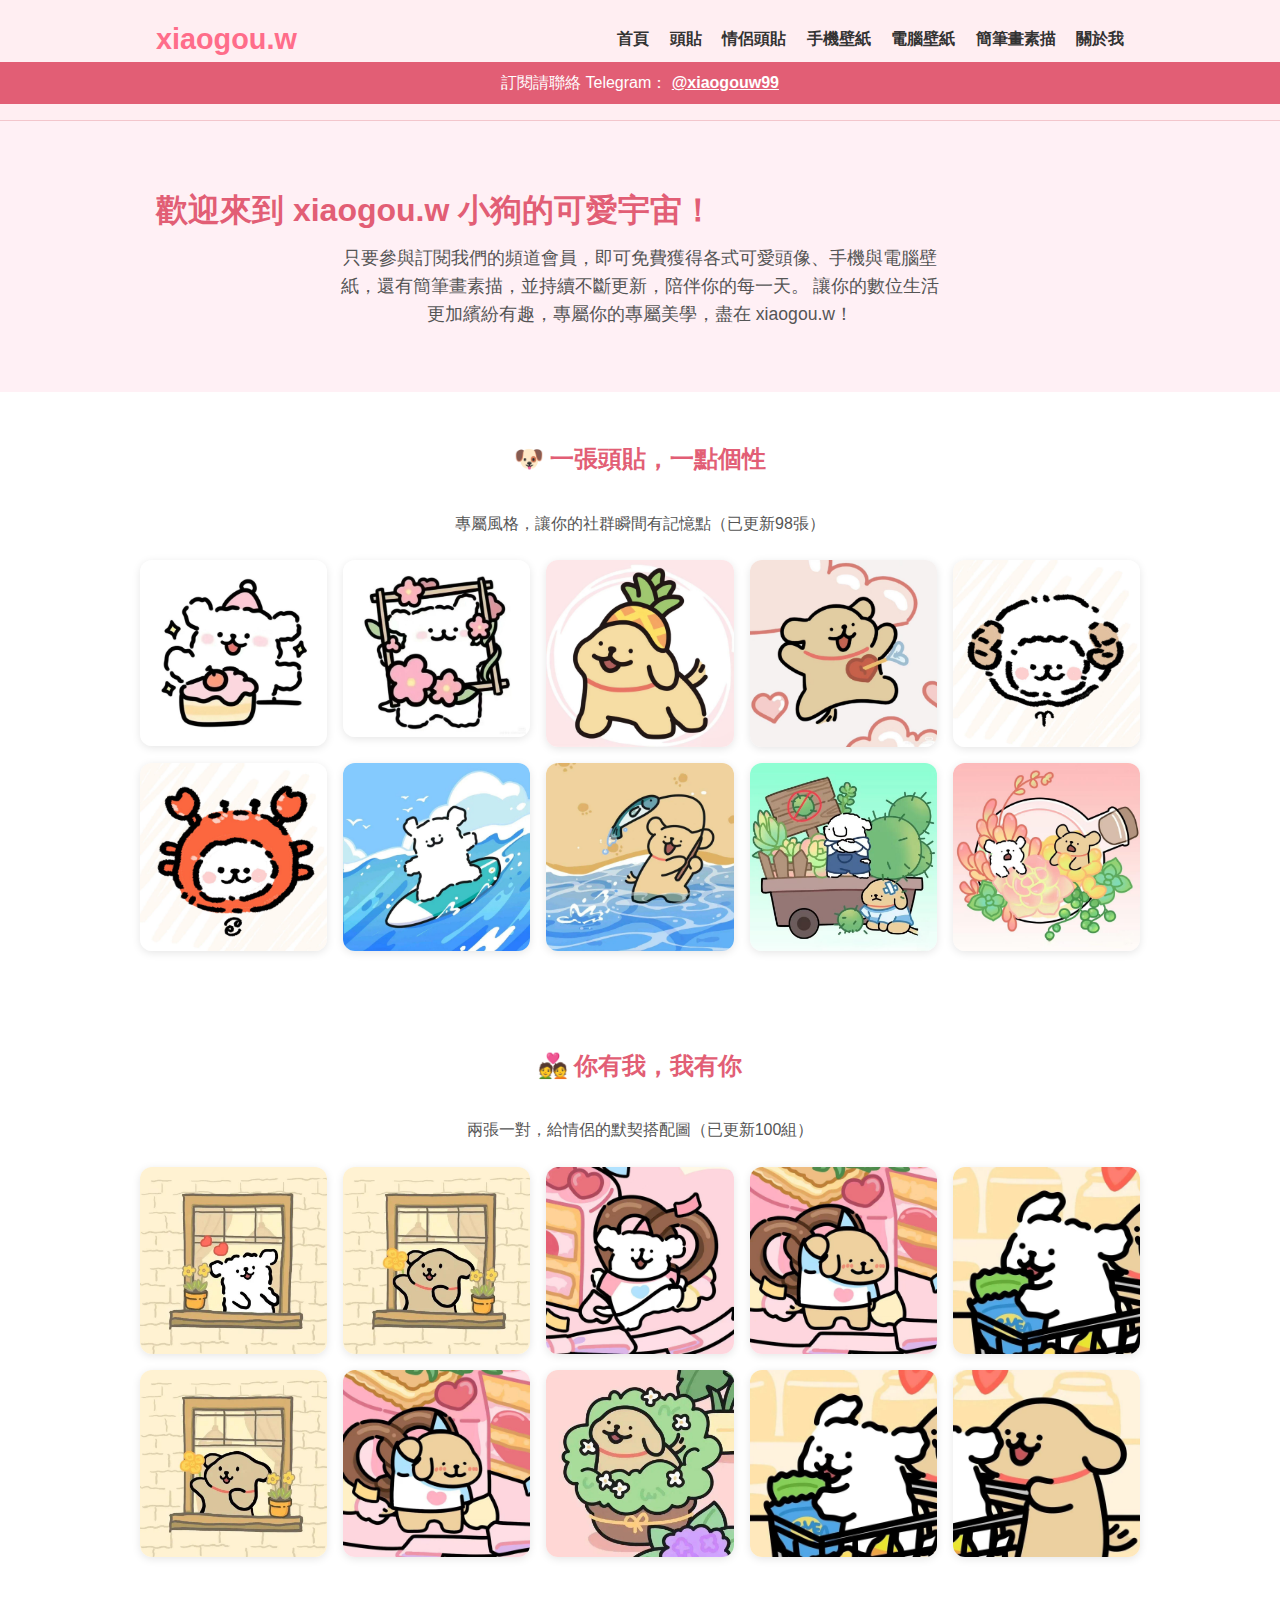
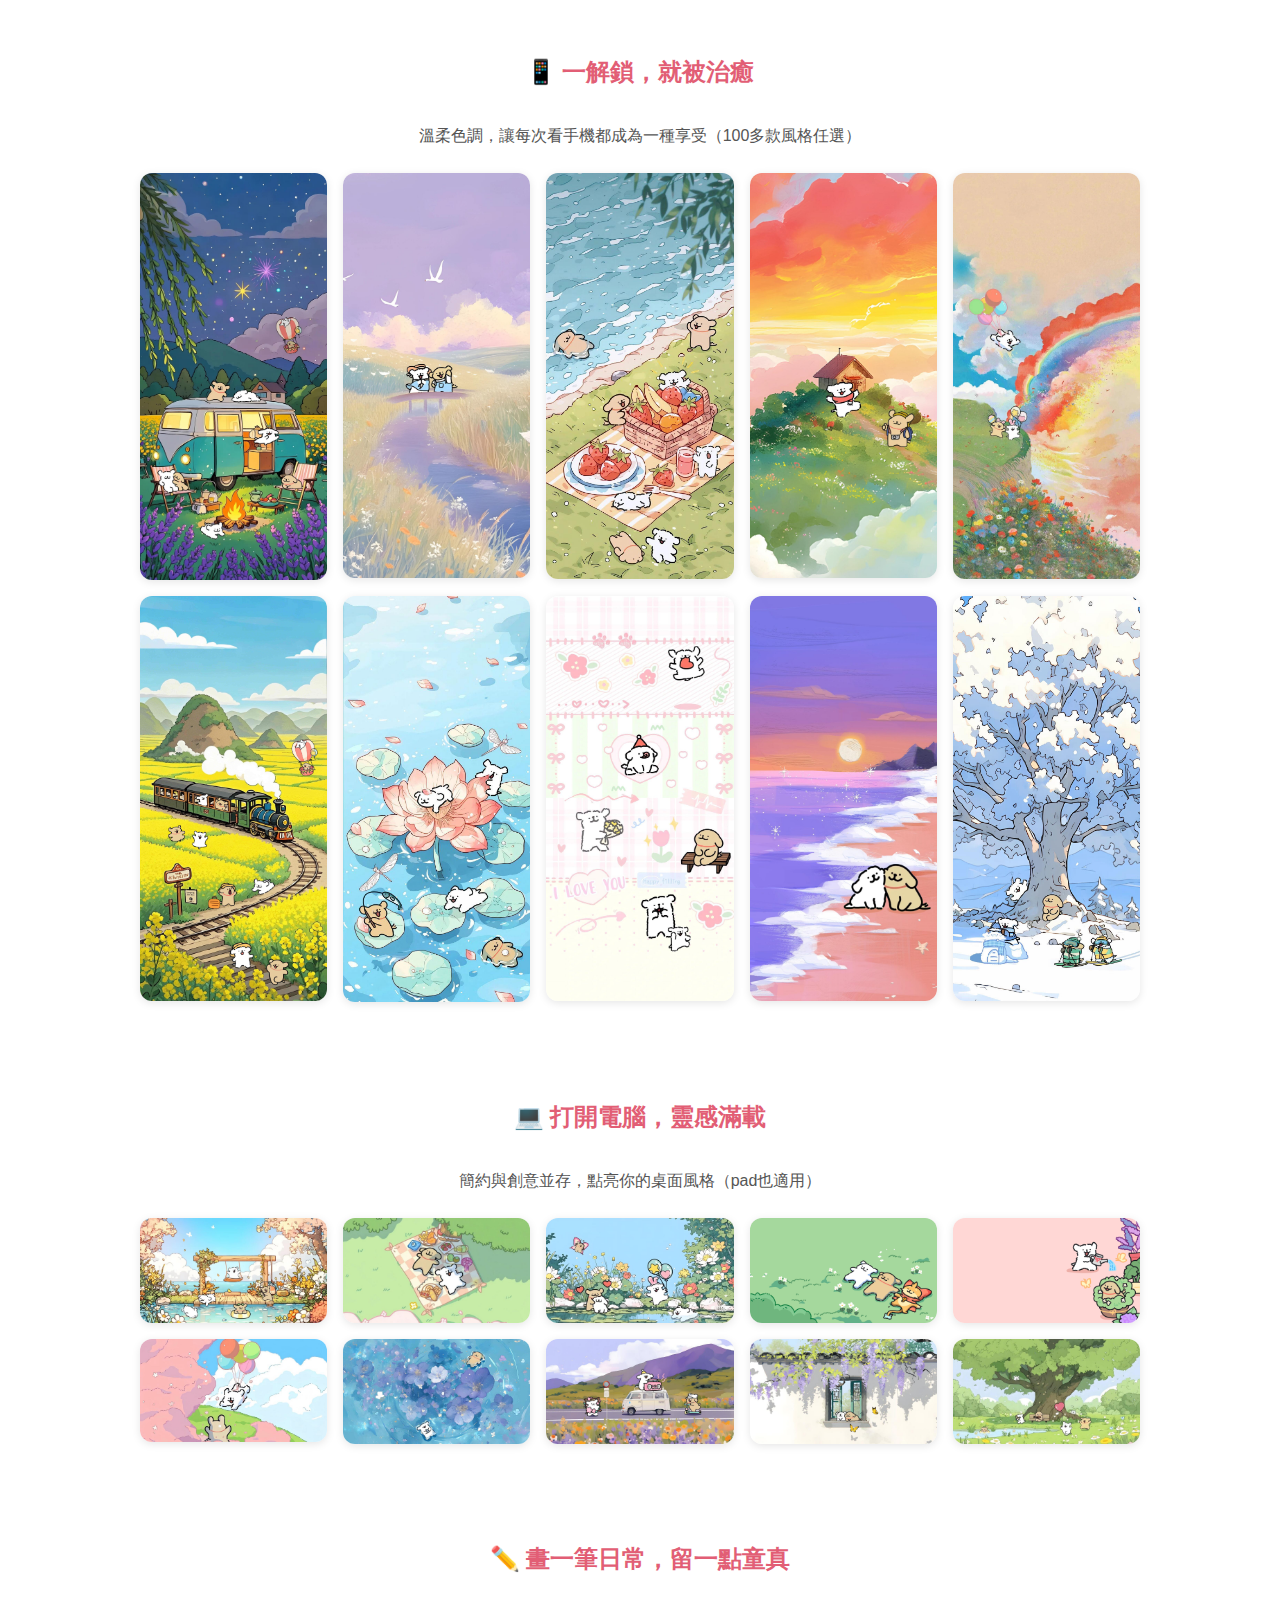
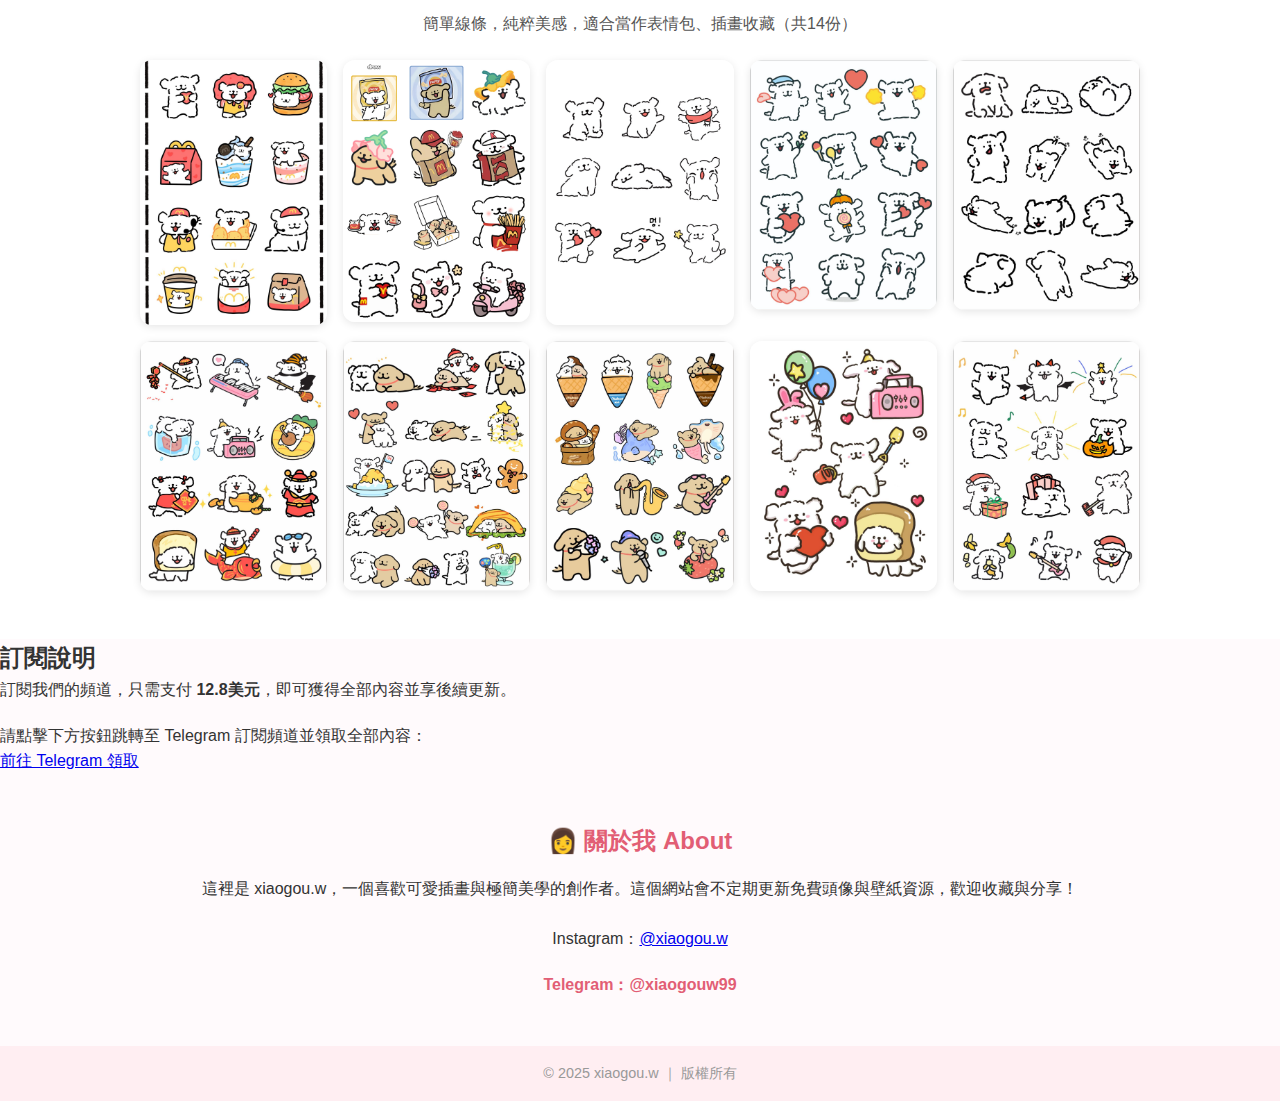
<file: index.html>
<!DOCTYPE html>
<html lang="zh-Hant">
<head>
  <meta charset="UTF-8" />
  <meta name="viewport" content="width=device-width, initial-scale=1.0" />
  <title>xiaogou.w</title>
  <link rel="stylesheet" href="styles.css" />
  <style>
    * {
      box-sizing: border-box;
      margin: 0;
      padding: 0;
      font-family: "Noto Sans TC", sans-serif;
    }

    body {
      background-color: #fffafc;
      color: #333;
      line-height: 1.6;
    }

    header {
      background-color: #ffeef2;
      padding: 1rem 0;
      border-bottom: 1px solid #f3c6cc;
    }

    .container {
      max-width: 1000px;
      margin: auto;
      padding: 0 1rem;
      display: flex;
      align-items: center;
      justify-content: space-between;
      flex-wrap: wrap;
    }

    header h1 {
      font-size: 1.8rem;
      color: #ff6d8a;
    }

    nav a {
      margin-left: 1rem;
      text-decoration: none;
      color: #333;
      font-weight: bold;
    }

    nav a:hover {
      color: #ff6d8a;
    }

    .hero {
      text-align: center;
      padding: 4rem 1rem;
      background-color: #fff0f5;
    }

    .hero h2 {
      font-size: 2rem;
      color: #e25e75;
      margin-bottom: 0.5rem;
    }

    .hero p {
      font-size: 1.1rem;
      color: #555;
      max-width: 600px;
      margin: 0 auto;
    }

    .gallery {
      padding: 3rem 1rem;
      background-color: #fff;
    }

    .gallery h2 {
      text-align: center;
      color: #e25e75;
      margin-bottom: 2rem;
    }

    .gallery p {
      text-align: center;
      color: #555;
      margin-bottom: 1.5rem;
    }

    .grid {
      display: grid;
      grid-template-columns: repeat(auto-fit, minmax(160px, 1fr));
      gap: 1rem;
      max-width: 1000px;
      margin: 0 auto;
    }

    .grid img {
      width: 100%;
      border-radius: 12px;
      box-shadow: 0 2px 8px rgba(0,0,0,0.1);
      object-fit: cover;
    }

    .about {
      background-color: #fffafc;
      padding: 3rem 1rem;
      text-align: center;
    }

    .about h2 {
      color: #e25e75;
      margin-bottom: 1rem;
    }

    .about p {
      margin-bottom: 1rem;
    }

    .about ul {
      list-style: none;
      padding: 0;
      margin-top: 1.5rem;
      text-align: center;
    }

    .about li {
      margin: 0.3rem 0;
    }

    .social-button {
      display: inline-block;
      margin-top: 1rem;
      color: #e25e75;
      font-weight: bold;
      text-decoration: none;
    }

    footer {
      background-color: #ffeef2;
      text-align: center;
      padding: 1rem;
      font-size: 0.9rem;
      color: #999;
    }

    @media (max-width: 600px) {
      header .container {
        flex-direction: column;
        align-items: flex-start;
      }

      nav {
        margin-top: 0.5rem;
      }
    }
  </style>
</head>
<body>
  <header>
    <div class="container">
      <h1>xiaogou.w</h1>
      <nav>
        <a href="#home">首頁</a>
        <a href="#avatars">頭貼</a>
        <a href="#couple">情侶頭貼</a>
        <a href="#wallpapers">手機壁紙</a>
        <a href="#pcwallpapers">電腦壁紙</a>
        <a href="#sketches">簡筆畫素描</a>
        <a href="#about">關於我</a>
      </nav>
    </div>
    <div class="telegram-contact" style="background:#e25e75; color:#fff; text-align:center; padding:0.5rem;">
      訂閱請聯絡 Telegram：
      <a href="https://t.me/xiaogouw99" target="_blank" rel="noopener" style="color:#fff; font-weight:bold; text-decoration:underline;">
        @xiaogouw99
      </a>
    </div>
  </header>

  <section id="home" class="hero">
    <div class="container">
      <h2>歡迎來到 xiaogou.w 小狗的可愛宇宙！</h2>
      <p>
        只要參與訂閱我們的頻道會員，即可免費獲得各式可愛頭像、手機與電腦壁紙，還有簡筆畫素描，並持續不斷更新，陪伴你的每一天。  
        讓你的數位生活更加繽紛有趣，專屬你的專屬美學，盡在 xiaogou.w！
      </p>
    </div>
  </section>

  <section id="avatars" class="gallery">
    <h2>🐶 一張頭貼，一點個性</h2>
    <p>專屬風格，讓你的社群瞬間有記憶點（已更新98張）</p>
    <div class="grid">
      <img src="img/avatar1.png" alt="頭貼1" />
      <img src="img/avatar2.png" alt="頭貼2" />
      <img src="img/avatar3.png" alt="頭貼3" />
      <img src="img/avatar4.png" alt="頭貼4" />
      <img src="img/avatar5.png" alt="頭貼5" />
      <img src="img/avatar6.png" alt="頭貼6" />
      <img src="img/avatar7.png" alt="頭貼7" />
      <img src="img/avatar8.png" alt="頭貼8" />
      <img src="img/avatar9.png" alt="頭貼9" />
      <img src="img/avatar10.png" alt="頭貼10" />
    </div>
  </section>

  <section id="couple" class="gallery">
    <h2>💑 你有我，我有你</h2>
    <p>兩張一對，給情侶的默契搭配圖（已更新100組）</p>
    <div class="grid">
      <img src="img/couple1.png" alt="情侶頭貼1" />
      <img src="img/couple2.png" alt="情侶頭貼2" />
      <img src="img/couple3.png" alt="情侶頭貼3" />
      <img src="img/couple4.png" alt="情侶頭貼4" />
      <img src="img/couple5.png" alt="情侶頭貼5" />
      <img src="img/couple6.png" alt="情侶頭貼6" />
      <img src="img/couple7.png" alt="情侶頭貼7" />
      <img src="img/couple8.png" alt="情侶頭貼8" />
      <img src="img/couple9.png" alt="情侶頭貼9" />
      <img src="img/couple10.png" alt="情侶頭貼10" />
    </div>
  </section>

  <section id="wallpapers" class="gallery">
    <h2>📱 一解鎖，就被治癒</h2>
    <p>溫柔色調，讓每次看手機都成為一種享受（100多款風格任選）</p>
    <div class="grid">
      <img src="img/wallpaper1.png" alt="手機壁紙1" />
      <img src="img/wallpaper2.png" alt="手機壁紙2" />
      <img src="img/wallpaper3.png" alt="手機壁紙3" />
      <img src="img/wallpaper4.png" alt="手機壁紙4" />
      <img src="img/wallpaper5.png" alt="手機壁紙5" />
      <img src="img/wallpaper6.png" alt="手機壁紙6" />
      <img src="img/wallpaper7.png" alt="手機壁紙7" />
      <img src="img/wallpaper8.png" alt="手機壁紙8" />
      <img src="img/wallpaper9.png" alt="手機壁紙9" />
      <img src="img/wallpaper10.png" alt="手機壁紙10" />
    </div>
  </section>

  <section id="pcwallpapers" class="gallery">
    <h2>💻 打開電腦，靈感滿載</h2>
    <p>簡約與創意並存，點亮你的桌面風格（pad也適用）</p>
    <div class="grid">
      <img src="img/pcwallpaper1.png" alt="電腦壁紙1" />
      <img src="img/pcwallpaper2.png" alt="電腦壁紙2" />
      <img src="img/pcwallpaper3.png" alt="電腦壁紙3" />
      <img src="img/pcwallpaper4.png" alt="電腦壁紙4" />
      <img src="img/pcwallpaper5.png" alt="電腦壁紙5" />
      <img src="img/pcwallpaper6.png" alt="電腦壁紙6" />
      <img src="img/pcwallpaper7.png" alt="電腦壁紙7" />
      <img src="img/pcwallpaper8.png" alt="電腦壁紙8" />
      <img src="img/pcwallpaper9.png" alt="電腦壁紙9" />
      <img src="img/pcwallpaper10.png" alt="電腦壁紙10" />
    </div>
  </section>

  <section id="sketches" class="gallery">
    <h2>✏️ 畫一筆日常，留一點童真</h2>
    <p>簡單線條，純粹美感，適合當作表情包、插畫收藏（共14份）</p>
    <div class="grid">
      <img src="img/sketch1.png" alt="素描1" />
      <img src="img/sketch2.png" alt="素描2" />
      <img src="img/sketch3.png" alt="素描3" />
      <img src="img/sketch4.png" alt="素描4" />
      <img src="img/sketch5.png" alt="素描5" />
      <img src="img/sketch6.png" alt="素描6" />
      <img src="img/sketch7.png" alt="素描7" />
      <img src="img/sketch8.png" alt="素描8" />
      <img src="img/sketch9.png" alt="素描9" />
      <img src="img/sketch10.png" alt="素描10" />
    </div>
  </section>
<section id="subscription" class="payment-section">
  <h2>訂閱說明</h2>
  <p>訂閱我們的頻道，只需支付 <strong>12.8美元</strong>，即可獲得全部內容並享後續更新。</p>
  
  <p style="margin-top: 20px;">請點擊下方按鈕跳轉至 Telegram 訂閱頻道並領取全部內容：</p>

  <a href="https://t.me/你的telegram帳號" target="_blank" class="button telegram-button">
    前往 Telegram 領取
  </a>
</section>


  <section id="about" class="about">
    <h2>👩 關於我 About</h2>
    <p>這裡是 xiaogou.w，一個喜歡可愛插畫與極簡美學的創作者。這個網站會不定期更新免費頭像與壁紙資源，歡迎收藏與分享！</p>
    <ul>
      <li>Instagram：<a href="https://instagram.com/xiaogou.w" target="_blank" rel="noopener">@xiaogou.w</a></li>
    </ul>
    <a href="https://t.me/xiaogouw99" target="_blank" rel="noopener" class="social-button">
      Telegram：@xiaogouw99
    </a>
  </section>

  <footer>
    <p>© 2025 xiaogou.w ｜ 版權所有</p>
  </footer>

</body>
</html>
</file>
<file: styles.css>
* {
  box-sizing: border-box;
  margin: 0;
  padding: 0;
  font-family: "Noto Sans TC", sans-serif;
}

body {
  background-color: #fffafc;
  color: #333;
  line-height: 1.6;
}

header {
  background-color: #ffeef2;
  padding: 1rem 0;
  border-bottom: 1px solid #f3c6cc;
}

.container {
  max-width: 1000px;
  margin: auto;
  padding: 0 1rem;
  display: flex;
  align-items: center;
  justify-content: space-between;
  flex-wrap: wrap;
}

header h1 {
  font-size: 1.8rem;
  color: #ff6d8a;
}

nav a {
  margin-left: 1rem;
  text-decoration: none;
  color: #333;
  font-weight: bold;
}

nav a:hover {
  color: #ff6d8a;
}

.hero {
  text-align: center;
  padding: 4rem 1rem;
  background-color: #fff0f5;
}

.hero h2 {
  font-size: 2rem;
  color: #e25e75;
  margin-bottom: 0.5rem;
}

.hero p {
  font-size: 1.1rem;
  color: #555;
}

.gallery {
  padding: 3rem 1rem;
  background-color: #fff;
}

.gallery h2 {
  text-align: center;
  color: #e25e75;
  margin-bottom: 2rem;
}

.grid {
  display: grid;
  grid-template-columns: repeat(auto-fit, minmax(160px, 1fr));
  gap: 1rem;
  max-width: 1000px;
  margin: 0 auto;
}

.grid img {
  width: 100%;
  border-radius: 12px;
  box-shadow: 0 2px 8px rgba(0,0,0,0.1);
  object-fit: cover;
}

.about {
  background-color: #fffafc;
  padding: 3rem 1rem;
  text-align: center;
}

.about h2 {
  color: #e25e75;
  margin-bottom: 1rem;
}

.about p {
  margin-bottom: 1rem;
}

.about ul {
  list-style: none;
}

.about li {
  margin: 0.3rem 0;
}

footer {
  background-color: #ffeef2;
  text-align: center;
  padding: 1rem;
  font-size: 0.9rem;
  color: #999;
}

@media (max-width: 600px) {
  header .container {
    flex-direction: column;
    align-items: flex-start;
  }

  nav {
    margin-top: 0.5rem;
  }
}
</file>
